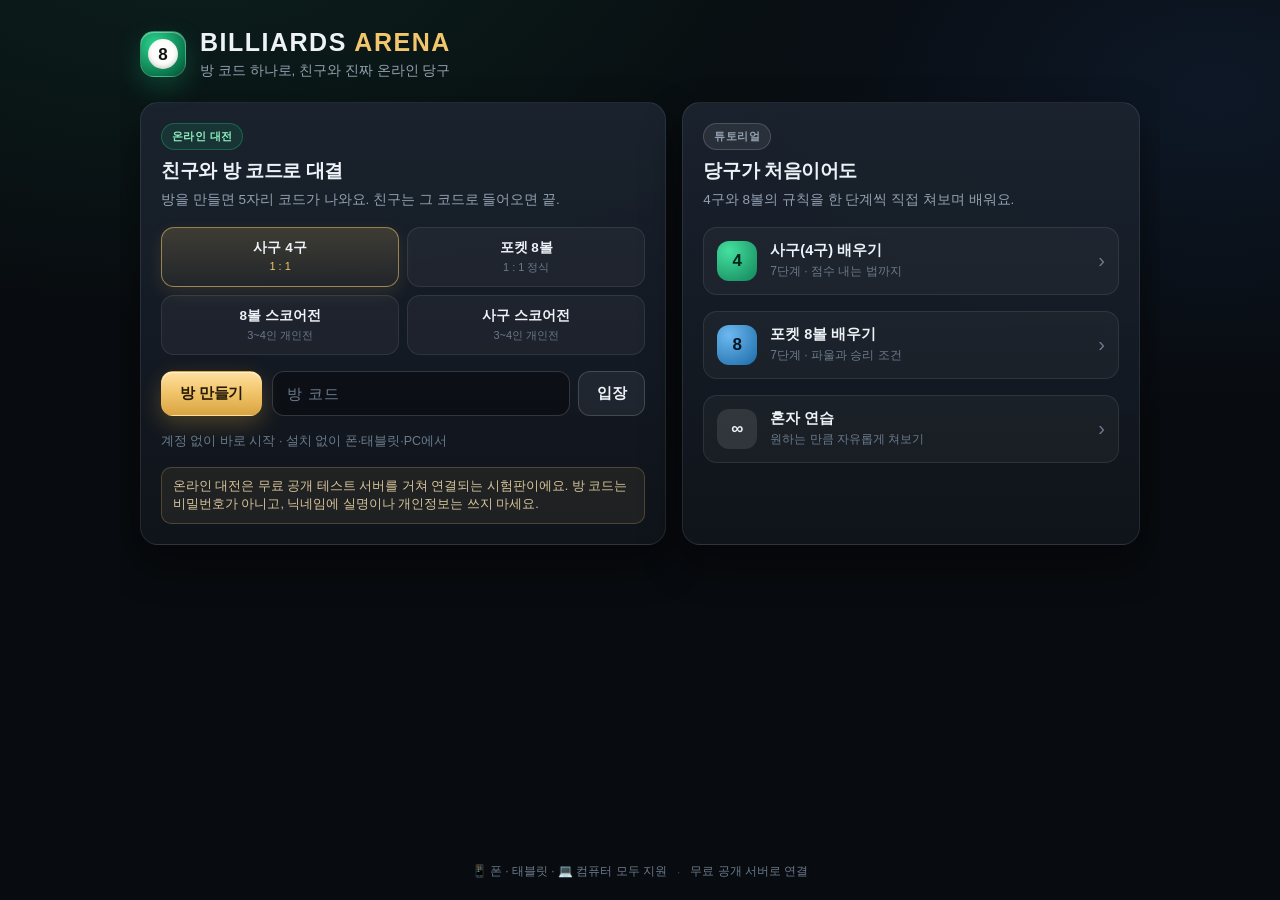
<file: index.html>
<!DOCTYPE html>
<html lang="ko">
<head>
<meta charset="utf-8">
<meta name="viewport" content="width=device-width, initial-scale=1, maximum-scale=1, viewport-fit=cover">
<meta name="theme-color" content="#0b0e12">
<title>BILLIARDS ARENA — 온라인 당구</title>
<meta name="description" content="방 코드로 친구와 함께 즐기는 온라인 당구. 사구(4구), 포켓 8볼, 3~4인 개인전과 입문 튜토리얼.">
<link rel="stylesheet" href="css/style.css?v=10">
<link rel="icon" href="data:image/svg+xml,%3Csvg xmlns='http://www.w3.org/2000/svg' viewBox='0 0 64 64'%3E%3Ccircle cx='32' cy='32' r='28' fill='%230d6b45'/%3E%3Ccircle cx='32' cy='32' r='14' fill='%23fff'/%3E%3Ctext x='32' y='39' font-size='18' text-anchor='middle' font-family='Arial' fill='%23111'%3E8%3C/text%3E%3C/svg%3E">
</head>
<body>
<div id="app">

  <!-- ================================================== HOME -->
  <section class="screen" id="screen-home">
    <div class="home-inner">
      <header class="home-head">
        <div class="brand">
          <div class="brand-mark"><span>8</span></div>
          <div>
            <h1>BILLIARDS <em>ARENA</em></h1>
            <p class="tagline">방 코드 하나로, 친구와 진짜 온라인 당구</p>
          </div>
        </div>
      </header>

      <div class="home-grid">
        <div class="card card-online">
          <div class="card-head">
            <span class="pill live">온라인 대전</span>
            <h2>친구와 방 코드로 대결</h2>
            <p>방을 만들면 5자리 코드가 나와요. 친구는 그 코드로 들어오면 끝.</p>
          </div>
          <div class="mode-picker" id="mode-picker">
            <button class="mode-btn active" data-mode="4ball" data-variant="1v1">
              <strong>사구 4구</strong><span>1 : 1</span>
            </button>
            <button class="mode-btn" data-mode="8ball" data-variant="1v1">
              <strong>포켓 8볼</strong><span>1 : 1 정식</span>
            </button>
            <button class="mode-btn" data-mode="8ball" data-variant="ffa">
              <strong>8볼 스코어전</strong><span>3~4인 개인전</span>
            </button>
            <button class="mode-btn" data-mode="4ball" data-variant="ffa">
              <strong>사구 스코어전</strong><span>3~4인 개인전</span>
            </button>
          </div>
          <div class="row">
            <button class="btn primary" id="btn-create">방 만들기</button>
            <div class="join-box">
              <input id="input-code" class="code-input" inputmode="latin" autocomplete="off" autocapitalize="characters" maxlength="6" placeholder="방 코드">
              <button class="btn ghost" id="btn-join">입장</button>
            </div>
          </div>
          <p class="hint" id="home-hint">계정 없이 바로 시작 · 설치 없이 폰·태블릿·PC에서</p>
          <p class="hint warn-note">온라인 대전은 무료 공개 테스트 서버를 거쳐 연결되는 시험판이에요. 방 코드는 비밀번호가 아니고, 닉네임에 실명이나 개인정보는 쓰지 마세요.</p>
        </div>

        <div class="card card-learn">
          <div class="card-head">
            <span class="pill">튜토리얼</span>
            <h2>당구가 처음이어도</h2>
            <p>4구와 8볼의 규칙을 한 단계씩 직접 쳐보며 배워요.</p>
          </div>
          <button class="lesson-row" data-lesson="4ball">
            <span class="lesson-icon green">4</span>
            <span class="lesson-text"><strong>사구(4구) 배우기</strong><small>7단계 · 점수 내는 법까지</small></span>
            <span class="chev">›</span>
          </button>
          <button class="lesson-row" data-lesson="8ball">
            <span class="lesson-icon blue">8</span>
            <span class="lesson-text"><strong>포켓 8볼 배우기</strong><small>7단계 · 파울과 승리 조건</small></span>
            <span class="chev">›</span>
          </button>
          <button class="lesson-row" data-lesson="practice">
            <span class="lesson-icon dark">∞</span>
            <span class="lesson-text"><strong>혼자 연습</strong><small>원하는 만큼 자유롭게 쳐보기</small></span>
            <span class="chev">›</span>
          </button>
        </div>
      </div>

      <footer class="home-foot">
        <span>📱 폰 · 태블릿 · 💻 컴퓨터 모두 지원</span>
        <span class="dot-sep">·</span>
        <span>무료 공개 서버로 연결</span>
      </footer>
    </div>
  </section>

  <!-- ================================================== LOBBY -->
  <section class="screen" id="screen-lobby">
    <div class="topbar">
      <button class="icon-btn" id="lobby-leave" aria-label="나가기">✕</button>
      <div class="topbar-title">대기실</div>
      <div class="conn" id="lobby-conn"><span class="conn-dot"></span><span class="conn-text">연결 중</span></div>
    </div>
    <div class="lobby-inner">
      <div class="room-code-card">
        <div class="room-code-label">방 코드</div>
        <div class="room-code" id="room-code">-----</div>
        <div class="room-code-actions">
          <button class="btn small ghost" id="btn-copy-code">코드 복사</button>
          <button class="btn small ghost" id="btn-share-link">링크 복사</button>
        </div>
        <p class="hint" id="lobby-link-hint">친구에게 코드를 알려주세요</p>
      </div>

      <div class="lobby-players">
        <div class="section-title">참가자 <span id="player-count">1/2</span></div>
        <div id="lobby-player-list" class="player-list"></div>
      </div>

      <div class="lobby-config" id="lobby-config">
        <div class="section-title">게임</div>
        <div class="mode-picker compact" id="lobby-mode-picker">
          <button class="mode-btn" data-mode="4ball" data-variant="1v1"><strong>사구 4구</strong><span>1:1</span></button>
          <button class="mode-btn" data-mode="8ball" data-variant="1v1"><strong>포켓 8볼</strong><span>1:1</span></button>
          <button class="mode-btn" data-mode="8ball" data-variant="ffa"><strong>8볼 스코어전</strong><span>3~4인</span></button>
          <button class="mode-btn" data-mode="4ball" data-variant="ffa"><strong>사구 스코어전</strong><span>3~4인</span></button>
        </div>
        <p class="rule-note" id="lobby-rule-note"></p>
      </div>

      <div class="lobby-actions">
        <button class="btn primary wide" id="btn-start">게임 시작</button>
        <div class="waiting-note" id="lobby-waiting">친구를 기다리는 중…</div>
        <p class="hint">공개 테스트 서버 사용 · 닉네임에 실명·개인정보 금지</p>
      </div>
    </div>
  </section>

  <!-- ================================================== GAME -->
  <section class="screen" id="screen-game">
    <div class="topbar">
      <button class="icon-btn" id="game-leave" aria-label="나가기">✕</button>
      <div class="topbar-title"><span id="game-room-code">-----</span></div>
      <div class="conn" id="game-conn"><span class="conn-dot"></span><span class="conn-text">연결 중</span></div>
    </div>

    <div class="scorebar" id="scorebar"></div>

    <div class="table-wrap" id="table-wrap">
      <canvas id="table-canvas"></canvas>
      <div class="toast" id="toast"></div>
      <div class="turn-banner" id="turn-banner"></div>
    </div>

    <div class="controls" id="controls">
      <div class="controls-main">
        <div class="power-meter" aria-hidden="true">
          <div class="power-fill" id="power-fill"></div>
          <div class="power-label" id="power-label">세기 0%</div>
        </div>
        <div class="spin-box">
          <div class="spin-title">당점</div>
          <canvas id="spin-pad" width="160" height="160"></canvas>
        </div>
        <div class="shot-btns">
          <button class="btn primary" id="btn-shoot">샷</button>
          <button class="btn ghost small" id="btn-cancel">취소</button>
        </div>
      </div>
      <div class="quickbar">
        <button class="chip" data-emote="👍">👍</button>
        <button class="chip" data-emote="😅">😅</button>
        <button class="chip" data-emote="🔥">🔥</button>
        <button class="chip" data-emote="GG">GG</button>
        <button class="chip" data-emote="기다려줘">기다려줘</button>
        <span class="spacer"></span>
        <button class="chip" id="btn-rules">규칙</button>
        <button class="chip" id="btn-guide" aria-pressed="true">가이드</button>
        <button class="chip" id="btn-sound" aria-pressed="true">소리</button>
      </div>
    </div>

    <div class="overlay" id="game-over" hidden>
      <div class="overlay-card">
        <div class="trophy" id="go-trophy">🏆</div>
        <h2 id="go-title">경기 종료</h2>
        <p id="go-sub"></p>
        <div class="go-scores" id="go-scores"></div>
        <button class="btn primary wide" id="btn-rematch">다시 한 판</button>
        <button class="btn ghost wide" id="btn-go-lobby">대기실로</button>
      </div>
    </div>
  </section>

  <!-- ================================================== TUTORIAL -->
  <section class="screen" id="screen-tutorial">
    <div class="topbar">
      <button class="icon-btn" id="tut-leave" aria-label="나가기">✕</button>
      <div class="topbar-title" id="tut-course-name">사구 배우기</div>
      <div class="step-dots" id="tut-dots"></div>
    </div>
    <div class="tut-progress"><div class="tut-progress-fill" id="tut-progress"></div></div>

    <div class="table-wrap" id="tut-table-wrap">
      <canvas id="tut-canvas"></canvas>
      <div class="toast" id="tut-toast"></div>
      <div class="tut-card" id="tut-card">
        <div class="tut-step-label" id="tut-step-label">1 / 7</div>
        <h2 id="tut-title"></h2>
        <div class="tut-body" id="tut-body"></div>
        <div class="tut-actions">
          <button class="btn primary" id="tut-next">다음</button>
          <button class="btn ghost" id="tut-retry">다시</button>
        </div>
      </div>
    </div>

    <div class="controls compact" id="tut-controls">
      <div class="controls-main">
        <div class="power-meter" aria-hidden="true">
          <div class="power-fill" id="tut-power-fill"></div>
          <div class="power-label" id="tut-power-label">세기 0%</div>
        </div>
        <div class="spin-box">
          <div class="spin-title">당점</div>
          <canvas id="tut-spin-pad" width="160" height="160"></canvas>
        </div>
        <div class="shot-btns">
          <button class="btn primary" id="tut-shoot">샷</button>
        </div>
      </div>
    </div>
  </section>

  <!-- ================================================== NAME MODAL -->
  <div class="overlay" id="name-overlay" hidden>
    <div class="overlay-card">
      <h2 id="name-title">닉네임</h2>
      <p>친구에게 보일 이름이에요. 실명이나 개인정보는 쓰지 마세요.</p>
      <input class="code-input name-input" id="input-name" maxlength="10" placeholder="예: 당구왕" autocomplete="off">
      <button class="btn primary wide" id="btn-name-ok">시작하기</button>
      <button class="btn ghost wide" id="btn-name-cancel">취소</button>
    </div>
  </div>

  <!-- ================================================== RULES SHEET -->
  <div class="overlay" id="rules-overlay" hidden>
    <div class="overlay-card rules-card">
      <h2 id="rules-title">적용 규칙</h2>
      <div class="rules-body" id="rules-body"></div>
      <button class="btn ghost wide" id="btn-rules-close">닫기</button>
    </div>
  </div>

  <!-- ================================================== BOOT -->
  <div class="boot" id="boot">
    <div class="boot-inner">
      <div class="brand-mark big"><span>8</span></div>
      <p id="boot-text">불러오는 중…</p>
    </div>
  </div>

</div>
<script src="js/physics.js?v=9"></script>
<script src="js/rules.js?v=9"></script>
<script src="js/mqtt.js?v=9"></script>
<script src="js/net.js?v=9"></script>
<script src="js/render.js?v=9"></script>
<script src="js/tutorial.js?v=9"></script>
<script src="js/ui.js?v=11"></script>
</body>
</html>
</file>
<file: css/style.css>
/* BILLIARDS ARENA — UI stylesheet */
:root {
  --bg: #080b0f;
  --bg-2: #0d1218;
  --panel: #121821;
  --panel-2: #18202b;
  --line: rgba(255, 255, 255, 0.085);
  --line-strong: rgba(255, 255, 255, 0.16);
  --text: #edf2f7;
  --muted: #93a1b1;
  --muted-2: #6b7a8b;
  --gold: #f2c66d;
  --gold-2: #d9a441;
  --green: #1a9e6c;
  --blue: #2f93da;
  --red: #e2564f;
  --shadow: 0 18px 40px rgba(0, 0, 0, 0.45);
  --radius: 18px;
}

* { box-sizing: border-box; -webkit-tap-highlight-color: transparent; }

html, body {
  margin: 0;
  padding: 0;
  height: 100%;
  background: var(--bg);
  color: var(--text);
  font-family: -apple-system, BlinkMacSystemFont, "Apple SD Gothic Neo", "Pretendard",
    "Pretendard Variable", "Segoe UI", Roboto, "Helvetica Neue", "Malgun Gothic", sans-serif;
  -webkit-font-smoothing: antialiased;
  overscroll-behavior: none;
}

body {
  background:
    radial-gradient(1200px 700px at 15% -10%, rgba(28, 120, 88, 0.20), transparent 60%),
    radial-gradient(900px 600px at 95% 10%, rgba(40, 90, 160, 0.16), transparent 55%),
    var(--bg);
}

#app { position: relative; width: 100%; height: 100%; overflow: hidden; }

.screen {
  position: absolute;
  inset: 0;
  display: none;
  flex-direction: column;
  padding: env(safe-area-inset-top) env(safe-area-inset-right) env(safe-area-inset-bottom) env(safe-area-inset-left);
}
.screen.active { display: flex; }

button { font-family: inherit; cursor: pointer; border: 0; background: none; color: inherit; }
input { font-family: inherit; }

/* ---------------------------------------------------------------- buttons */
.btn {
  border-radius: 12px;
  padding: 12px 18px;
  font-size: 15px;
  font-weight: 650;
  letter-spacing: -0.2px;
  transition: transform 0.12s ease, box-shadow 0.2s ease, background 0.2s ease, opacity 0.2s;
  border: 1px solid transparent;
  white-space: nowrap;
}
.btn:active { transform: scale(0.97); }
.btn.primary {
  background: linear-gradient(180deg, #ffe0a1 0%, var(--gold) 45%, var(--gold-2) 100%);
  color: #241a05;
  box-shadow: 0 8px 22px rgba(217, 164, 65, 0.28), inset 0 1px 0 rgba(255, 255, 255, 0.5);
}
.btn.primary:hover { filter: brightness(1.04); }
.btn.ghost {
  background: rgba(255, 255, 255, 0.06);
  border-color: var(--line-strong);
  color: var(--text);
}
.btn.ghost:hover { background: rgba(255, 255, 255, 0.1); }
.btn.small { padding: 9px 13px; font-size: 13px; border-radius: 10px; }
.btn.wide { width: 100%; }
.btn:disabled { opacity: 0.45; cursor: not-allowed; transform: none; }
.btn.danger { background: rgba(226, 86, 79, 0.16); border-color: rgba(226, 86, 79, 0.4); color: #ffb1ad; }

.icon-btn {
  width: 38px; height: 38px;
  display: grid; place-items: center;
  border-radius: 12px;
  background: rgba(255, 255, 255, 0.06);
  border: 1px solid var(--line);
  font-size: 16px;
  color: var(--muted);
}
.icon-btn:hover { color: var(--text); background: rgba(255, 255, 255, 0.1); }

/* ------------------------------------------------------------------ home */
.home-inner {
  width: 100%;
  max-width: 1040px;
  margin: 0 auto;
  padding: 28px 20px 20px;
  height: 100%;
  overflow-y: auto;
  display: flex;
  flex-direction: column;
  gap: 22px;
}

.brand { display: flex; align-items: center; gap: 14px; }
.brand-mark {
  width: 46px; height: 46px; border-radius: 14px;
  background: radial-gradient(circle at 32% 28%, #2bd48f, #0c7a4e 70%, #064c31);
  display: grid; place-items: center;
  box-shadow: 0 10px 24px rgba(20, 170, 110, 0.28), inset 0 1px 0 rgba(255, 255, 255, 0.35);
  position: relative;
  border: 1px solid rgba(255, 255, 255, 0.16);
}
.brand-mark::after {
  content: ""; position: absolute; inset: 7px;
  border-radius: 50%; background: #fdfdfb;
  box-shadow: inset 0 -2px 4px rgba(0, 0, 0, 0.18);
}
.brand-mark span {
  position: relative; z-index: 1; color: #111; font-weight: 800;
  font-size: 17px; transform: translateY(0.5px);
}
.brand-mark.big { width: 64px; height: 64px; border-radius: 20px; }
.brand-mark.big span { font-size: 24px; }
.brand-mark.big::after { inset: 10px; }

h1 { font-size: 25px; margin: 0; letter-spacing: 1.5px; font-weight: 800; }
h1 em { font-style: normal; color: var(--gold); font-weight: 800; }
.tagline { margin: 5px 0 0; color: var(--muted); font-size: 13.5px; }

.home-grid { display: grid; grid-template-columns: 1.15fr 1fr; gap: 16px; }

.card {
  background: linear-gradient(180deg, rgba(28, 36, 48, 0.92), rgba(16, 21, 28, 0.94));
  border: 1px solid var(--line);
  border-radius: var(--radius);
  padding: 20px;
  box-shadow: var(--shadow);
  display: flex;
  flex-direction: column;
  gap: 16px;
}
.card-head h2 { font-size: 19px; margin: 8px 0 6px; letter-spacing: -0.4px; }
.card-head p { margin: 0; color: var(--muted); font-size: 13.5px; line-height: 1.55; }

.pill {
  display: inline-block;
  font-size: 11px; font-weight: 700; letter-spacing: 0.4px;
  padding: 5px 10px; border-radius: 999px;
  background: rgba(255, 255, 255, 0.07);
  border: 1px solid var(--line-strong);
  color: var(--muted);
  text-transform: uppercase;
}
.pill.live { color: #8ef0bf; background: rgba(26, 158, 108, 0.16); border-color: rgba(26, 158, 108, 0.45); }

.mode-picker { display: grid; grid-template-columns: repeat(2, 1fr); gap: 8px; }
.mode-picker.three-col { grid-template-columns: repeat(3, 1fr); }
.mode-btn {
  border-radius: 13px;
  padding: 11px 8px;
  background: rgba(255, 255, 255, 0.04);
  border: 1px solid var(--line);
  display: flex; flex-direction: column; gap: 3px; align-items: center;
  transition: all 0.16s ease;
}
.mode-btn strong { font-size: 13.5px; font-weight: 700; }
.mode-btn span { font-size: 11px; color: var(--muted-2); }
.mode-btn.active {
  background: linear-gradient(180deg, rgba(242, 198, 109, 0.18), rgba(242, 198, 109, 0.06));
  border-color: rgba(242, 198, 109, 0.55);
  box-shadow: 0 6px 18px rgba(242, 198, 109, 0.12);
}
.mode-btn.active span { color: var(--gold); }

.row { display: flex; gap: 10px; align-items: stretch; flex-wrap: wrap; }
.join-box { display: flex; gap: 8px; flex: 1; min-width: 190px; }
.code-input {
  flex: 1; min-width: 0;
  background: rgba(0, 0, 0, 0.35);
  border: 1px solid var(--line-strong);
  border-radius: 12px;
  padding: 12px 14px;
  color: var(--text);
  font-size: 15px;
  letter-spacing: 3px;
  text-transform: uppercase;
  outline: none;
}
.code-input:focus { border-color: rgba(242, 198, 109, 0.6); box-shadow: 0 0 0 3px rgba(242, 198, 109, 0.12); }
.code-input::placeholder { letter-spacing: 1px; color: var(--muted-2); text-transform: none; }

.hint { margin: 0; font-size: 12.5px; color: var(--muted-2) !important; line-height: 1.5; }
.hint.error { color: #ff9a94 !important; }
.warn-note {
  padding: 9px 11px;
  border-radius: 10px;
  background: rgba(242, 198, 109, 0.07);
  border: 1px solid rgba(242, 198, 109, 0.22);
  color: #d8c49a !important;
}
.name-input { text-transform: none; letter-spacing: 1px; font-size: 16px; text-align: center; }
.rules-card { max-width: 420px; text-align: left; max-height: 78vh; }
.rules-card h2 { text-align: center; margin-bottom: 6px; }
.rules-body { font-size: 13px; color: var(--muted); line-height: 1.7; overflow-y: auto; }
.rules-body h3 { font-size: 13.5px; color: var(--text); margin: 14px 0 4px; }
.rules-body ul { margin: 4px 0 0; padding-left: 18px; }
.rules-body li { margin-bottom: 3px; }
.rules-body .note { color: #d8c49a; font-size: 12.5px; }

.lesson-row {
  display: flex; align-items: center; gap: 13px;
  padding: 13px;
  border-radius: 14px;
  background: rgba(255, 255, 255, 0.035);
  border: 1px solid var(--line);
  text-align: left;
  transition: background 0.16s, border-color 0.16s, transform 0.1s;
}
.lesson-row:hover { background: rgba(255, 255, 255, 0.07); border-color: var(--line-strong); }
.lesson-row:active { transform: scale(0.99); }
.lesson-icon {
  width: 40px; height: 40px; border-radius: 12px; display: grid; place-items: center;
  font-weight: 800; font-size: 17px; color: #06231a;
}
.lesson-icon.green { background: radial-gradient(circle at 30% 25%, #45e0a0, #12855a); color: #04241a; }
.lesson-icon.blue { background: radial-gradient(circle at 30% 25%, #6db8f0, #1b6ba8); color: #041523; }
.lesson-icon.dark { background: rgba(255, 255, 255, 0.1); color: var(--text); }
.lesson-text { display: flex; flex-direction: column; gap: 3px; flex: 1; }
.lesson-text strong { font-size: 14.5px; font-weight: 700; }
.lesson-text small { font-size: 12px; color: var(--muted-2); }
.chev { color: var(--muted-2); font-size: 20px; }

.home-foot {
  display: flex; gap: 10px; justify-content: center; align-items: center;
  color: var(--muted-2); font-size: 12px; margin-top: auto; padding-top: 10px;
}
.dot-sep { opacity: 0.5; }

/* --------------------------------------------------------------- topbar */
.topbar {
  height: 54px;
  flex: 0 0 auto;
  display: flex; align-items: center; gap: 12px;
  padding: 0 14px;
  border-bottom: 1px solid var(--line);
  background: rgba(8, 11, 15, 0.7);
  backdrop-filter: blur(12px);
}
.topbar-title { font-size: 14.5px; font-weight: 700; letter-spacing: 0.5px; color: var(--muted); }
.conn { margin-left: auto; display: flex; align-items: center; gap: 7px; font-size: 11.5px; color: var(--muted-2); }
.conn-dot { width: 7px; height: 7px; border-radius: 50%; background: var(--muted-2); box-shadow: 0 0 0 3px rgba(255, 255, 255, 0.05); }
.conn.ok .conn-dot { background: #34d399; box-shadow: 0 0 8px rgba(52, 211, 153, 0.8); }
.conn.warn .conn-dot { background: #f2c66d; }
.conn.bad .conn-dot { background: var(--red); }

/* ---------------------------------------------------------------- lobby */
.lobby-inner {
  width: 100%; max-width: 560px; margin: 0 auto;
  padding: 22px 18px 26px;
  display: flex; flex-direction: column; gap: 18px;
  height: 100%; overflow-y: auto;
}
.room-code-card {
  text-align: center;
  padding: 22px 18px;
  border-radius: var(--radius);
  background: linear-gradient(180deg, rgba(242, 198, 109, 0.12), rgba(242, 198, 109, 0.02));
  border: 1px solid rgba(242, 198, 109, 0.28);
}
.room-code-label { font-size: 12px; letter-spacing: 2px; color: var(--gold); text-transform: uppercase; font-weight: 700; }
.room-code {
  font-size: 40px; font-weight: 800; letter-spacing: 9px;
  margin: 6px 0 12px; color: #fff5dc;
  font-variant-numeric: tabular-nums;
  text-shadow: 0 4px 22px rgba(242, 198, 109, 0.35);
}
.room-code-actions { display: flex; gap: 8px; justify-content: center; }
.section-title { font-size: 12.5px; color: var(--muted); font-weight: 700; letter-spacing: 0.4px; margin-bottom: 9px; display: flex; justify-content: space-between; }
.player-list { display: flex; flex-direction: column; gap: 8px; }
.player-slot {
  display: flex; align-items: center; gap: 11px;
  padding: 12px 14px; border-radius: 13px;
  background: rgba(255, 255, 255, 0.04);
  border: 1px solid var(--line);
}
.player-slot.empty { border-style: dashed; color: var(--muted-2); }
.seat-badge {
  width: 30px; height: 30px; border-radius: 50%;
  display: grid; place-items: center;
  font-size: 12px; font-weight: 800; color: #10210f;
  background: #f5f6f8; flex: 0 0 auto;
}
.seat-badge.s1 { background: #f2d548; }
.seat-badge.s2 { background: #7ec8f5; }
.seat-badge.s3 { background: #f09a8a; }
.player-slot .pname { font-weight: 650; font-size: 14.5px; }
.player-slot .ptag { margin-left: auto; font-size: 11.5px; color: var(--muted-2); }
.player-slot .ptag.host { color: var(--gold); }
.lobby-config { display: flex; flex-direction: column; }
.rule-note { margin: 0; font-size: 12.5px; color: var(--muted-2); line-height: 1.55; }
.lobby-actions { margin-top: auto; display: flex; flex-direction: column; gap: 10px; }
.waiting-note { text-align: center; font-size: 12.5px; color: var(--muted-2); }

/* ----------------------------------------------------------------- game */
.scorebar {
  flex: 0 0 auto;
  display: flex; gap: 8px;
  padding: 9px 12px;
  overflow-x: auto;
  border-bottom: 1px solid var(--line);
  background: rgba(6, 9, 12, 0.6);
}
.player-chip {
  display: flex; align-items: center; gap: 8px;
  padding: 7px 11px;
  border-radius: 12px;
  background: rgba(255, 255, 255, 0.04);
  border: 1px solid var(--line);
  min-width: 0;
  flex: 0 0 auto;
  transition: all 0.2s ease;
}
.player-chip.active {
  background: linear-gradient(180deg, rgba(242, 198, 109, 0.2), rgba(242, 198, 109, 0.06));
  border-color: rgba(242, 198, 109, 0.6);
  box-shadow: 0 0 0 1px rgba(242, 198, 109, 0.2), 0 6px 16px rgba(0, 0, 0, 0.3);
}
.player-chip .pc-dot { width: 9px; height: 9px; border-radius: 50%; flex: 0 0 auto; }
.player-chip .pc-name { font-size: 13px; font-weight: 650; max-width: 96px; overflow: hidden; text-overflow: ellipsis; white-space: nowrap; }
.player-chip .pc-sub { font-size: 10.5px; color: var(--muted-2); }
.player-chip .pc-score { font-size: 15px; font-weight: 800; color: var(--gold); font-variant-numeric: tabular-nums; margin-left: 2px; }
.player-chip.offline { opacity: 0.45; }

.table-wrap {
  position: relative;
  flex: 1 1 auto;
  min-height: 0;
  display: flex;
  padding: 6px;
}
#table-canvas, #tut-canvas {
  width: 100%; height: 100%;
  display: block;
  touch-action: none;
  border-radius: 16px;
}

.toast {
  position: absolute;
  left: 50%; top: 14px;
  transform: translate(-50%, -12px);
  background: rgba(10, 14, 19, 0.92);
  border: 1px solid var(--line-strong);
  padding: 10px 16px;
  border-radius: 999px;
  font-size: 13px;
  font-weight: 600;
  color: var(--text);
  box-shadow: 0 12px 30px rgba(0, 0, 0, 0.5);
  opacity: 0;
  pointer-events: none;
  transition: opacity 0.25s ease, transform 0.25s ease;
  max-width: 82%;
  text-align: center;
  z-index: 5;
}
.toast.show { opacity: 1; transform: translate(-50%, 0); }
.toast.good { border-color: rgba(52, 211, 153, 0.5); color: #b9f7dd; }
.toast.bad { border-color: rgba(226, 86, 79, 0.5); color: #ffc2bf; }

.turn-banner {
  position: absolute;
  left: 50%; bottom: 10px;
  transform: translateX(-50%);
  font-size: 12px;
  font-weight: 650;
  padding: 7px 14px;
  border-radius: 999px;
  background: rgba(8, 12, 16, 0.82);
  border: 1px solid var(--line-strong);
  color: var(--muted);
  white-space: nowrap;
  z-index: 4;
}
.turn-banner.mine { color: #ffe3a8; border-color: rgba(242, 198, 109, 0.5); }

.controls {
  flex: 0 0 auto;
  padding: 8px 12px calc(8px + env(safe-area-inset-bottom));
  border-top: 1px solid var(--line);
  background: rgba(8, 11, 15, 0.8);
  backdrop-filter: blur(14px);
  display: flex; flex-direction: column; gap: 8px;
}
.controls-main { display: flex; align-items: center; gap: 12px; }
.power-meter {
  position: relative;
  flex: 1;
  height: 40px;
  border-radius: 12px;
  background: rgba(255, 255, 255, 0.05);
  border: 1px solid var(--line);
  overflow: hidden;
  display: flex; align-items: center;
}
.power-fill {
  position: absolute; left: 0; top: 0; bottom: 0;
  width: 0%;
  background: linear-gradient(90deg, #2bd48f, #f2c66d 62%, #e2564f);
  transition: width 0.05s linear;
  opacity: 0.85;
}
.power-label { position: relative; z-index: 1; padding-left: 12px; font-size: 12.5px; font-weight: 700; color: #0a1210; text-shadow: 0 1px 0 rgba(255, 255, 255, 0.25); }
.spin-box { display: flex; flex-direction: column; align-items: center; gap: 2px; }
.spin-title { font-size: 9.5px; color: var(--muted-2); letter-spacing: 0.5px; }
#spin-pad, #tut-spin-pad { width: 46px; height: 46px; border-radius: 50%; touch-action: none; cursor: crosshair; transition: width 0.15s ease, height 0.15s ease, box-shadow 0.15s ease; }

/* --- 당점 패드 확대 (탭 한 번으로 크게) --- */
.spin-backdrop {
  position: fixed; inset: 0; z-index: 90;
  background: rgba(4, 8, 12, 0.55);
  opacity: 0; pointer-events: none;
  transition: opacity 0.15s ease;
}
.spin-backdrop.show { opacity: 1; pointer-events: auto; }
#spin-pad.expanded, #tut-spin-pad.expanded {
  position: fixed; left: 50%; top: 50%; transform: translate(-50%, -50%);
  width: min(64vw, 55vh, 200px); height: min(64vw, 55vh, 200px);
  z-index: 95; cursor: pointer;
  border: 3px solid rgba(255, 255, 255, 0.28);
  box-shadow: 0 10px 44px rgba(0, 0, 0, 0.65);
}
.spin-hint {
  position: fixed; left: 50%; top: calc(50% + min(32vw, 27.5vh, 100px) + 18px);
  transform: translateX(-50%);
  z-index: 95; pointer-events: none;
  color: #e8edf2; font-size: 12.5px; white-space: nowrap;
  background: rgba(10, 14, 20, 0.78); padding: 7px 14px; border-radius: 999px;
  border: 1px solid rgba(255, 255, 255, 0.14);
  opacity: 0; transition: opacity 0.15s ease;
}
.spin-hint.show { opacity: 1; }
.shot-btns { display: flex; flex-direction: column; gap: 6px; }
.shot-btns .btn { padding: 11px 20px; }

.quickbar { display: flex; align-items: center; gap: 6px; overflow-x: auto; padding-bottom: 2px; }
.chip {
  font-size: 12.5px; font-weight: 650;
  padding: 8px 12px;
  border-radius: 999px;
  background: rgba(255, 255, 255, 0.05);
  border: 1px solid var(--line);
  color: var(--muted);
  flex: 0 0 auto;
}
.chip:active { transform: scale(0.95); }
.chip[aria-pressed="true"] { color: #ffe3a8; border-color: rgba(242, 198, 109, 0.45); background: rgba(242, 198, 109, 0.12); }
.spacer { flex: 1; }

/* --------------------------------------------------------------- overlay */
.overlay {
  position: absolute; inset: 0;
  background: rgba(4, 6, 9, 0.72);
  backdrop-filter: blur(6px);
  display: grid; place-items: center;
  z-index: 20;
  padding: 20px;
}
.overlay[hidden] { display: none; }
.overlay-card {
  width: 100%; max-width: 360px;
  background: linear-gradient(180deg, #1a222d, #0f151c);
  border: 1px solid var(--line-strong);
  border-radius: 22px;
  padding: 26px 22px 20px;
  text-align: center;
  box-shadow: 0 30px 60px rgba(0, 0, 0, 0.6);
  display: flex; flex-direction: column; gap: 10px;
}
.trophy { font-size: 44px; line-height: 1; }
.overlay-card h2 { font-size: 21px; margin: 4px 0 0; letter-spacing: -0.4px; }
.overlay-card p { margin: 0; color: var(--muted); font-size: 13.5px; line-height: 1.5; }
.go-scores { display: flex; flex-direction: column; gap: 6px; margin: 10px 0 6px; }
.go-score-row { display: flex; align-items: center; gap: 10px; font-size: 14px; padding: 8px 12px; border-radius: 10px; background: rgba(255, 255, 255, 0.04); }
.go-score-row .win { margin-left: auto; color: var(--gold); font-weight: 800; }

/* -------------------------------------------------------------- tutorial */
.step-dots { margin-left: auto; display: flex; gap: 5px; }
.step-dots i { width: 6px; height: 6px; border-radius: 50%; background: rgba(255, 255, 255, 0.18); display: block; }
.step-dots i.done { background: var(--gold); }
.tut-progress { height: 2px; background: rgba(255, 255, 255, 0.07); flex: 0 0 auto; }
.tut-progress-fill { height: 100%; width: 0%; background: linear-gradient(90deg, #2bd48f, var(--gold)); transition: width 0.3s ease; }

.tut-card {
  position: absolute;
  left: 10px; right: 10px; bottom: 10px;
  background: rgba(10, 14, 19, 0.94);
  border: 1px solid var(--line-strong);
  border-radius: 18px;
  padding: 16px 16px 14px;
  box-shadow: 0 20px 40px rgba(0, 0, 0, 0.55);
  max-height: 52%;
  overflow-y: auto;
  z-index: 6;
}
.tut-step-label { font-size: 11px; color: var(--gold); font-weight: 800; letter-spacing: 1px; }
.tut-card h2 { font-size: 16.5px; margin: 6px 0 8px; letter-spacing: -0.3px; }
.tut-body { font-size: 13px; color: var(--muted); line-height: 1.65; }
.tut-body p { margin: 0 0 8px; }
.tut-body b, .tut-body strong { color: var(--text); }
.tut-body .kbd { display: inline-block; padding: 1px 6px; border-radius: 5px; background: rgba(255, 255, 255, 0.1); font-size: 11.5px; }
.tut-body ul { margin: 4px 0 8px; padding-left: 18px; }
.tut-body li { margin-bottom: 4px; }
.tut-actions { display: flex; gap: 8px; margin-top: 12px; }
.tut-actions .btn { flex: 1; padding: 10px; font-size: 14px; }
.tut-actions .btn[hidden] { display: none; }
.goal-badge {
  display: inline-flex; align-items: center; gap: 6px;
  font-size: 12px; font-weight: 700;
  padding: 6px 11px; border-radius: 999px;
  background: rgba(47, 147, 218, 0.15);
  border: 1px solid rgba(47, 147, 218, 0.4);
  color: #9bd3f5;
  margin-bottom: 8px;
}
.goal-badge.done { background: rgba(26, 158, 108, 0.16); border-color: rgba(26, 158, 108, 0.45); color: #8ef0bf; }

/* ------------------------------------------------------------------ boot */
.boot {
  position: fixed; inset: 0;
  background: var(--bg);
  display: grid; place-items: center;
  z-index: 100;
  transition: opacity 0.35s ease;
}
.boot.hide { opacity: 0; pointer-events: none; }
.boot-inner { display: flex; flex-direction: column; align-items: center; gap: 16px; color: var(--muted); font-size: 13px; }

/* ------------------------------------------------------------ responsive */
@media (max-width: 760px) {
  .home-grid { grid-template-columns: 1fr; }
  .home-inner { padding: 18px 14px 14px; gap: 14px; }
  h1 { font-size: 21px; }
  .brand-mark { width: 40px; height: 40px; border-radius: 12px; }
  .brand-mark::after { inset: 6px; }
  .room-code { font-size: 32px; letter-spacing: 6px; }
  .controls { padding: 7px 10px calc(7px + env(safe-area-inset-bottom)); }
  .power-meter { height: 34px; }
  #spin-pad, #tut-spin-pad { width: 40px; height: 40px; }
  .spin-hint { font-size: 11.5px; }
  .shot-btns .btn { padding: 10px 16px; font-size: 14px; }
}

@media (max-height: 520px) and (orientation: landscape) {
  .scorebar { padding: 5px 10px; }
  .topbar { height: 44px; }
  .controls { padding: 6px 10px; }
  .quickbar { display: none; }
  .tut-card { max-height: 62%; padding: 12px 14px; }
  .tut-card h2 { font-size: 15px; }
  .tut-body { font-size: 12.5px; }
}

@media (min-width: 900px) {
  .controls-main { max-width: 760px; margin: 0 auto; width: 100%; }
  .quickbar { max-width: 760px; margin: 0 auto; width: 100%; }
  .scorebar { justify-content: center; }
  .tut-card { max-width: 620px; margin: 0 auto; }
}
</file>
